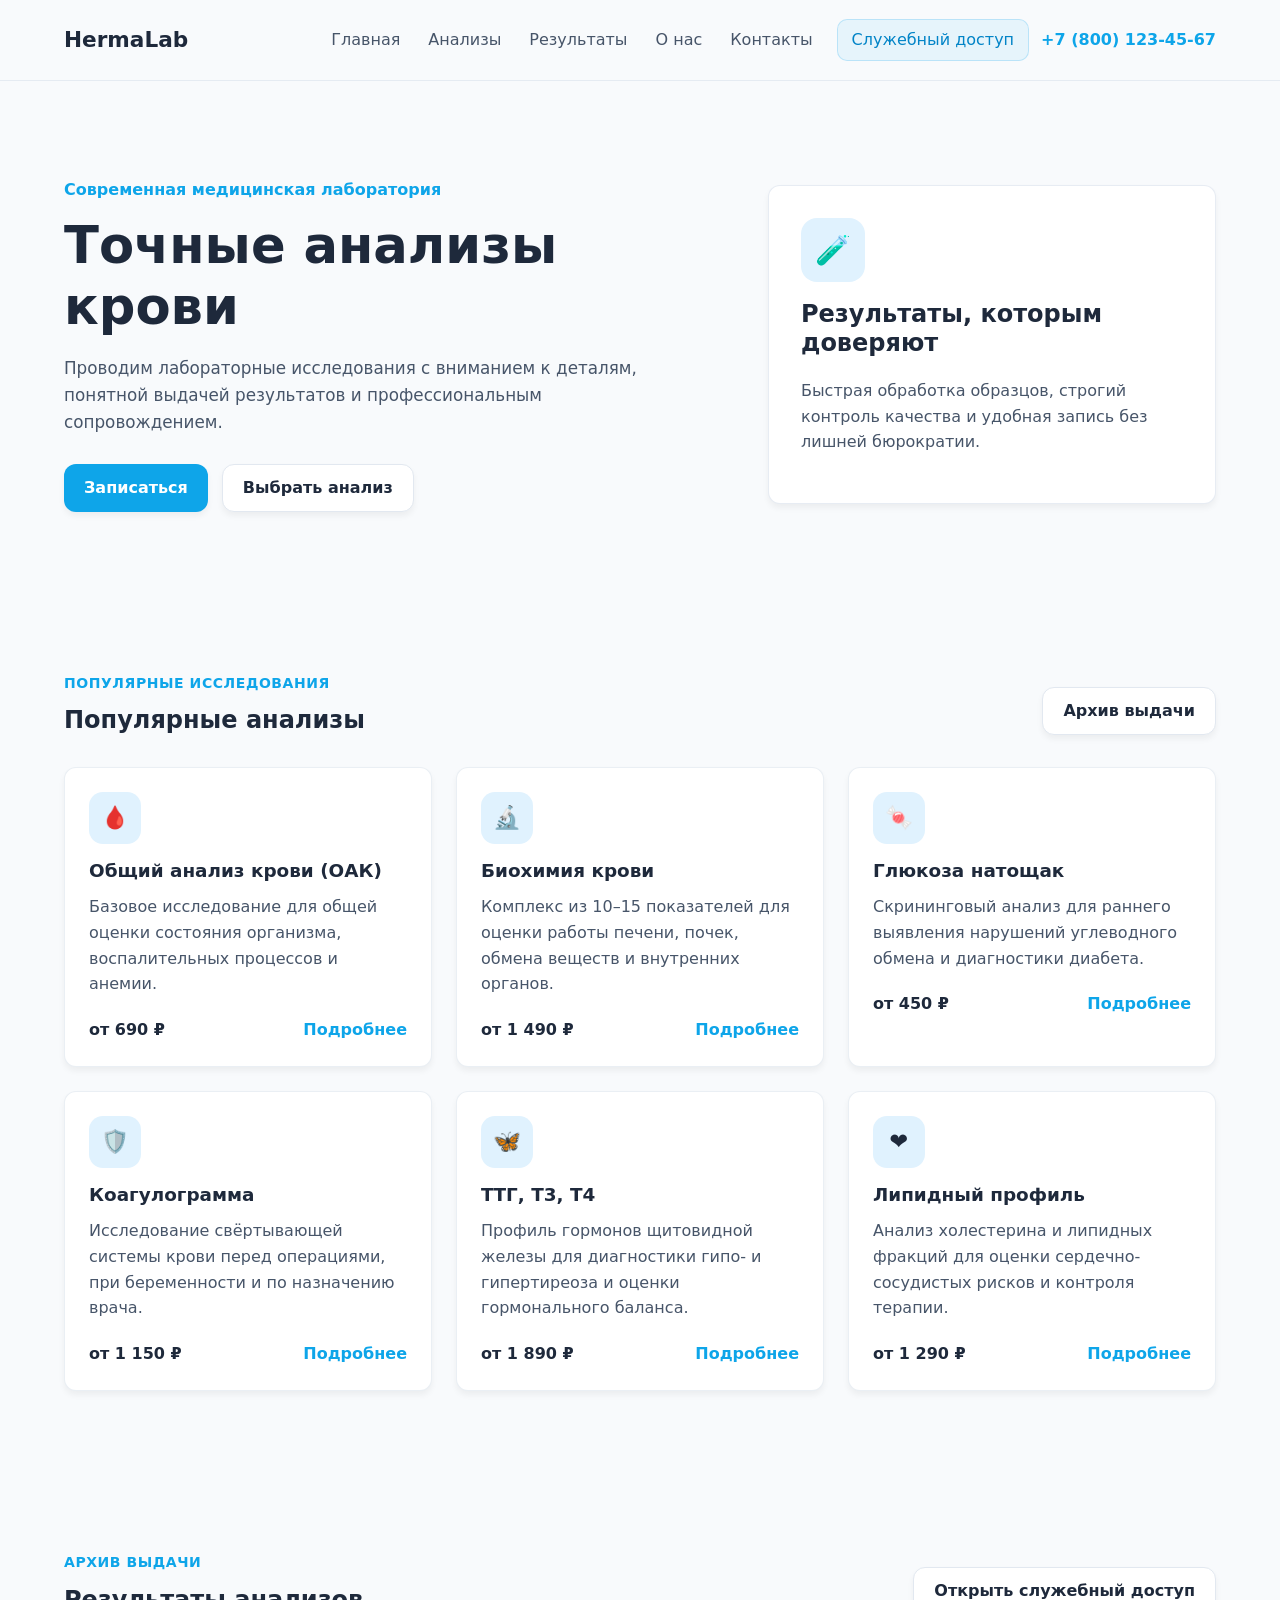
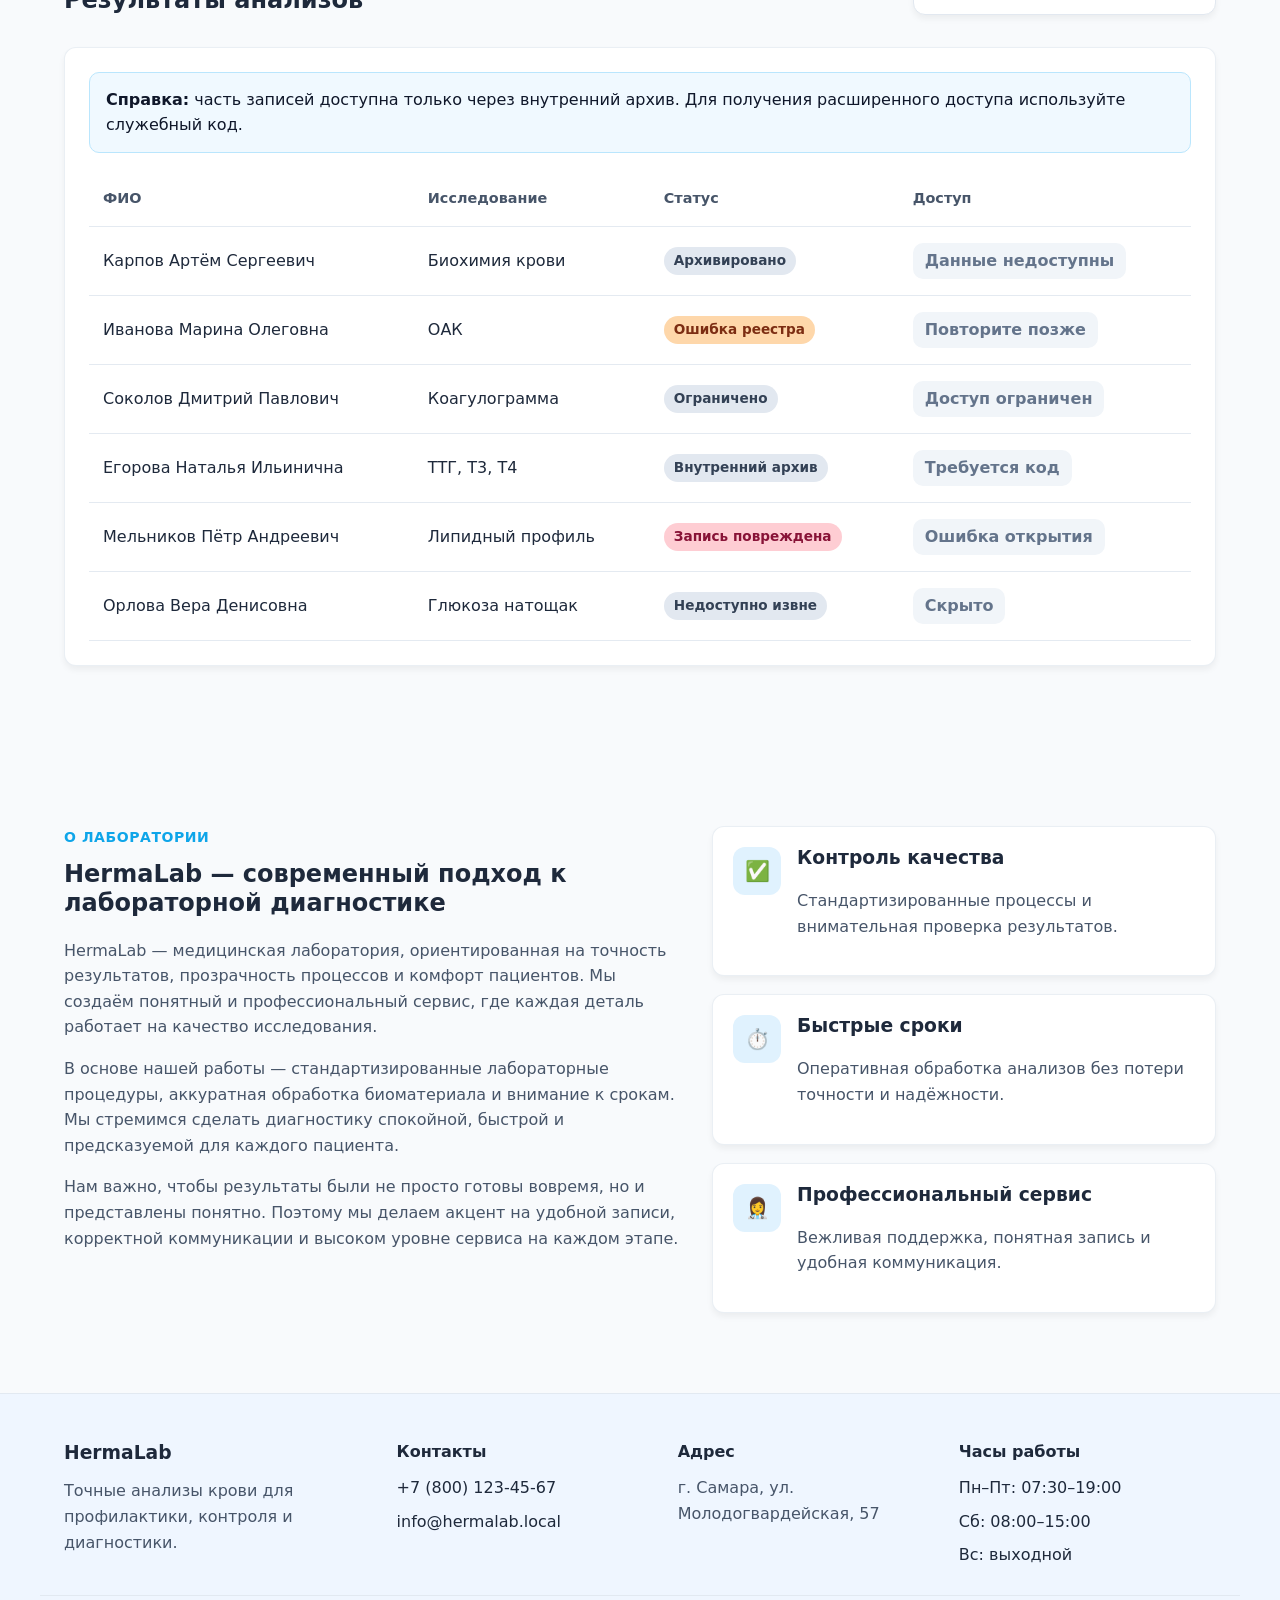
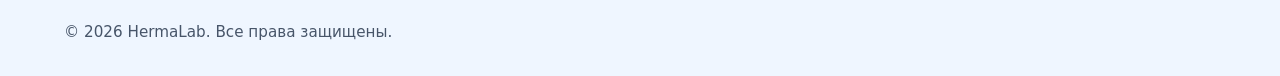
<file: index.html>
<!DOCTYPE html>
<html lang="ru">
<head>
  <meta charset="UTF-8" />
  <meta name="viewport" content="width=device-width, initial-scale=1.0" />
  <meta
    name="description"
    content="HermaLab — лаборатория точных анализов крови. Публичный интерфейс и скрытый служебный доступ для внутреннего проекта."
  />
  <title>HermaLab — Точные анализы крови</title>
  <link rel="stylesheet" href="styles.css" />
</head>
<body class="public-page">
  <!-- Header -->
  <header class="site-header">
    <div class="container header-inner">
      <a href="#home" class="logo">HermaLab</a>

      <button class="menu-toggle" type="button" aria-label="Открыть меню" aria-expanded="false">
        <span></span>
        <span></span>
        <span></span>
      </button>

      <nav class="main-nav" aria-label="Основная навигация">
        <ul class="nav-list">
          <li><a href="#home">Главная</a></li>
          <li><a href="#analyses">Анализы</a></li>
          <li><a href="#results">Результаты</a></li>
          <li><a href="#about">О нас</a></li>
          <li><a href="#contacts">Контакты</a></li>
        </ul>
      </nav>

      <div class="header-actions">
        <button class="staff-trigger" type="button" data-open-access>
          Служебный доступ
        </button>
        <a class="header-phone" href="tel:+78001234567">+7 (800) 123-45-67</a>
      </div>
    </div>
  </header>

  <main>
    <!-- Hero -->
    <section class="hero section" id="home">
      <div class="container hero-inner">
        <div class="hero-content">
          <p class="hero-label">Современная медицинская лаборатория</p>
          <h1>Точные анализы крови</h1>
          <p class="hero-text">
            Проводим лабораторные исследования с вниманием к деталям, понятной
            выдачей результатов и профессиональным сопровождением.
          </p>
          <div class="hero-actions">
            <a class="btn btn-primary" href="#contacts">Записаться</a>
            <a class="btn btn-secondary" href="#analyses">Выбрать анализ</a>
          </div>
        </div>

        <div class="hero-card">
          <div class="hero-card-icon">🧪</div>
          <h2>Результаты, которым доверяют</h2>
          <p>
            Быстрая обработка образцов, строгий контроль качества и удобная
            запись без лишней бюрократии.
          </p>
        </div>
      </div>
    </section>

    <!-- Popular Analyses -->
    <section class="section analyses" id="analyses">
      <div class="container">
        <div class="section-head">
          <div>
            <p class="section-label">Популярные исследования</p>
            <h2>Популярные анализы</h2>
          </div>
          <a class="btn btn-secondary" href="#results">Архив выдачи</a>
        </div>

        <div class="analysis-grid">
          <article class="analysis-card">
            <div class="analysis-icon" aria-hidden="true">🩸</div>
            <h3>Общий анализ крови (ОАК)</h3>
            <p>
              Базовое исследование для общей оценки состояния организма,
              воспалительных процессов и анемии.
            </p>
            <div class="analysis-footer">
              <span class="price">от 690 ₽</span>
              <a class="card-link" href="#results">Подробнее</a>
            </div>
          </article>

          <article class="analysis-card">
            <div class="analysis-icon" aria-hidden="true">🔬</div>
            <h3>Биохимия крови</h3>
            <p>
              Комплекс из 10–15 показателей для оценки работы печени, почек,
              обмена веществ и внутренних органов.
            </p>
            <div class="analysis-footer">
              <span class="price">от 1 490 ₽</span>
              <a class="card-link" href="#results">Подробнее</a>
            </div>
          </article>

          <article class="analysis-card">
            <div class="analysis-icon" aria-hidden="true">🍬</div>
            <h3>Глюкоза натощак</h3>
            <p>
              Скрининговый анализ для раннего выявления нарушений углеводного
              обмена и диагностики диабета.
            </p>
            <div class="analysis-footer">
              <span class="price">от 450 ₽</span>
              <a class="card-link" href="#results">Подробнее</a>
            </div>
          </article>

          <article class="analysis-card">
            <div class="analysis-icon" aria-hidden="true">🛡️</div>
            <h3>Коагулограмма</h3>
            <p>
              Исследование свёртывающей системы крови перед операциями,
              при беременности и по назначению врача.
            </p>
            <div class="analysis-footer">
              <span class="price">от 1 150 ₽</span>
              <a class="card-link" href="#results">Подробнее</a>
            </div>
          </article>

          <article class="analysis-card">
            <div class="analysis-icon" aria-hidden="true">🦋</div>
            <h3>ТТГ, Т3, Т4</h3>
            <p>
              Профиль гормонов щитовидной железы для диагностики гипо- и
              гипертиреоза и оценки гормонального баланса.
            </p>
            <div class="analysis-footer">
              <span class="price">от 1 890 ₽</span>
              <a class="card-link" href="#results">Подробнее</a>
            </div>
          </article>

          <article class="analysis-card">
            <div class="analysis-icon" aria-hidden="true">❤️</div>
            <h3>Липидный профиль</h3>
            <p>
              Анализ холестерина и липидных фракций для оценки сердечно-сосудистых
              рисков и контроля терапии.
            </p>
            <div class="analysis-footer">
              <span class="price">от 1 290 ₽</span>
              <a class="card-link" href="#results">Подробнее</a>
            </div>
          </article>
        </div>
      </div>
    </section>

    <!-- Result Registry -->
    <section class="section registry" id="results">
      <div class="container">
        <div class="section-head">
          <div>
            <p class="section-label">Архив выдачи</p>
            <h2>Результаты анализов</h2>
          </div>
          <button class="btn btn-secondary" type="button" data-open-access>
            Открыть служебный доступ
          </button>
        </div>

        <div class="registry-panel">
          <div class="registry-note">
            <strong>Справка:</strong> часть записей доступна только через
            внутренний архив. Для получения расширенного доступа используйте
            служебный код.
          </div>

          <div class="table-wrap">
            <table class="results-table">
              <thead>
                <tr>
                  <th>ФИО</th>
                  <th>Исследование</th>
                  <th>Статус</th>
                  <th>Доступ</th>
                </tr>
              </thead>
              <tbody>
                <tr>
                  <td>Карпов Артём Сергеевич</td>
                  <td>Биохимия крови</td>
                  <td><span class="status status-muted">Архивировано</span></td>
                  <td><button class="table-action disabled" type="button">Данные недоступны</button></td>
                </tr>
                <tr>
                  <td>Иванова Марина Олеговна</td>
                  <td>ОАК</td>
                  <td><span class="status status-warn">Ошибка реестра</span></td>
                  <td><button class="table-action disabled" type="button">Повторите позже</button></td>
                </tr>
                <tr>
                  <td>Соколов Дмитрий Павлович</td>
                  <td>Коагулограмма</td>
                  <td><span class="status status-muted">Ограничено</span></td>
                  <td><button class="table-action disabled" type="button">Доступ ограничен</button></td>
                </tr>
                <tr>
                  <td>Егорова Наталья Ильинична</td>
                  <td>ТТГ, Т3, Т4</td>
                  <td><span class="status status-muted">Внутренний архив</span></td>
                  <td><button class="table-action disabled" type="button">Требуется код</button></td>
                </tr>
                <tr>
                  <td>Мельников Пётр Андреевич</td>
                  <td>Липидный профиль</td>
                  <td><span class="status status-error">Запись повреждена</span></td>
                  <td><button class="table-action disabled" type="button">Ошибка открытия</button></td>
                </tr>
                <tr>
                  <td>Орлова Вера Денисовна</td>
                  <td>Глюкоза натощак</td>
                  <td><span class="status status-muted">Недоступно извне</span></td>
                  <td><button class="table-action disabled" type="button">Скрыто</button></td>
                </tr>
              </tbody>
            </table>
          </div>
        </div>
      </div>
    </section>

    <!-- About -->
    <section class="section about" id="about">
      <div class="container about-inner">
        <div class="about-text">
          <p class="section-label">О лаборатории</p>
          <h2>HermaLab — современный подход к лабораторной диагностике</h2>

          <p>
            HermaLab — медицинская лаборатория, ориентированная на
            точность результатов, прозрачность процессов и комфорт пациентов.
            Мы создаём понятный и профессиональный сервис, где каждая деталь
            работает на качество исследования.
          </p>

          <p>
            В основе нашей работы — стандартизированные лабораторные процедуры,
            аккуратная обработка биоматериала и внимание к срокам. Мы стремимся
            сделать диагностику спокойной, быстрой и предсказуемой для каждого пациента.
          </p>

          <p>
            Нам важно, чтобы результаты были не просто готовы вовремя, но и
            представлены понятно. Поэтому мы делаем акцент на удобной записи,
            корректной коммуникации и высоком уровне сервиса на каждом этапе.
          </p>
        </div>

        <div class="advantages">
          <div class="advantage-item">
            <div class="advantage-icon" aria-hidden="true">✅</div>
            <div>
              <h3>Контроль качества</h3>
              <p>Стандартизированные процессы и внимательная проверка результатов.</p>
            </div>
          </div>

          <div class="advantage-item">
            <div class="advantage-icon" aria-hidden="true">⏱️</div>
            <div>
              <h3>Быстрые сроки</h3>
              <p>Оперативная обработка анализов без потери точности и надёжности.</p>
            </div>
          </div>

          <div class="advantage-item">
            <div class="advantage-icon" aria-hidden="true">👩‍⚕️</div>
            <div>
              <h3>Профессиональный сервис</h3>
              <p>Вежливая поддержка, понятная запись и удобная коммуникация.</p>
            </div>
          </div>
        </div>
      </div>
    </section>
  </main>

  <!-- Footer -->
  <footer class="site-footer" id="contacts">
    <div class="container footer-grid">
      <div>
        <h3>HermaLab</h3>
        <p>Точные анализы крови для профилактики, контроля и диагностики.</p>
      </div>

      <div>
        <h4>Контакты</h4>
        <ul class="footer-list">
          <li><a href="tel:+78001234567">+7 (800) 123-45-67</a></li>
          <li><a href="mailto:info@hermalab.local">info@hermalab.local</a></li>
        </ul>
      </div>

      <div>
        <h4>Адрес</h4>
        <p>г. Самара, ул. Молодогвардейская, 57</p>
      </div>

      <div>
        <h4>Часы работы</h4>
        <ul class="footer-list">
          <li>Пн–Пт: 07:30–19:00</li>
          <li>Сб: 08:00–15:00</li>
          <li>Вс: выходной</li>
        </ul>
      </div>
    </div>

    <div class="container footer-bottom">
      <p>&copy; <span id="current-year"></span> HermaLab. Все права защищены.</p>
    </div>
  </footer>

  <!-- Access Modal -->
  <div class="access-modal" id="access-modal" aria-hidden="true">
    <div class="access-backdrop" data-close-access></div>

    <section class="access-dialog" role="dialog" aria-modal="true" aria-labelledby="access-title">
      <button class="access-close" type="button" aria-label="Закрыть окно" data-close-access>
        ×
      </button>

      <p class="dialog-label">Служебный доступ</p>
      <h2 id="access-title">Внутренний архив HermaLab</h2>
      <p class="dialog-text">
        Для просмотра служебных данных и внутренней страницы сотрудника введите
        код-пароль, найденный ранее.
      </p>

      <form class="access-form" id="access-form">
        <label class="access-label" for="staff-code">Код доступа</label>
        <input
          class="access-input"
          id="staff-code"
          name="staffCode"
          type="password"
          autocomplete="off"
          placeholder="Введите код"
          required
        />
        <p class="access-hint">Регистр учитывается.</p>
        <p class="access-message" id="access-message" aria-live="polite"></p>
        <button class="btn btn-primary access-submit" type="submit">
          Подтвердить доступ
        </button>
      </form>
    </section>
  </div>

  <script src="script.js"></script>
</body>
</html>
</file>
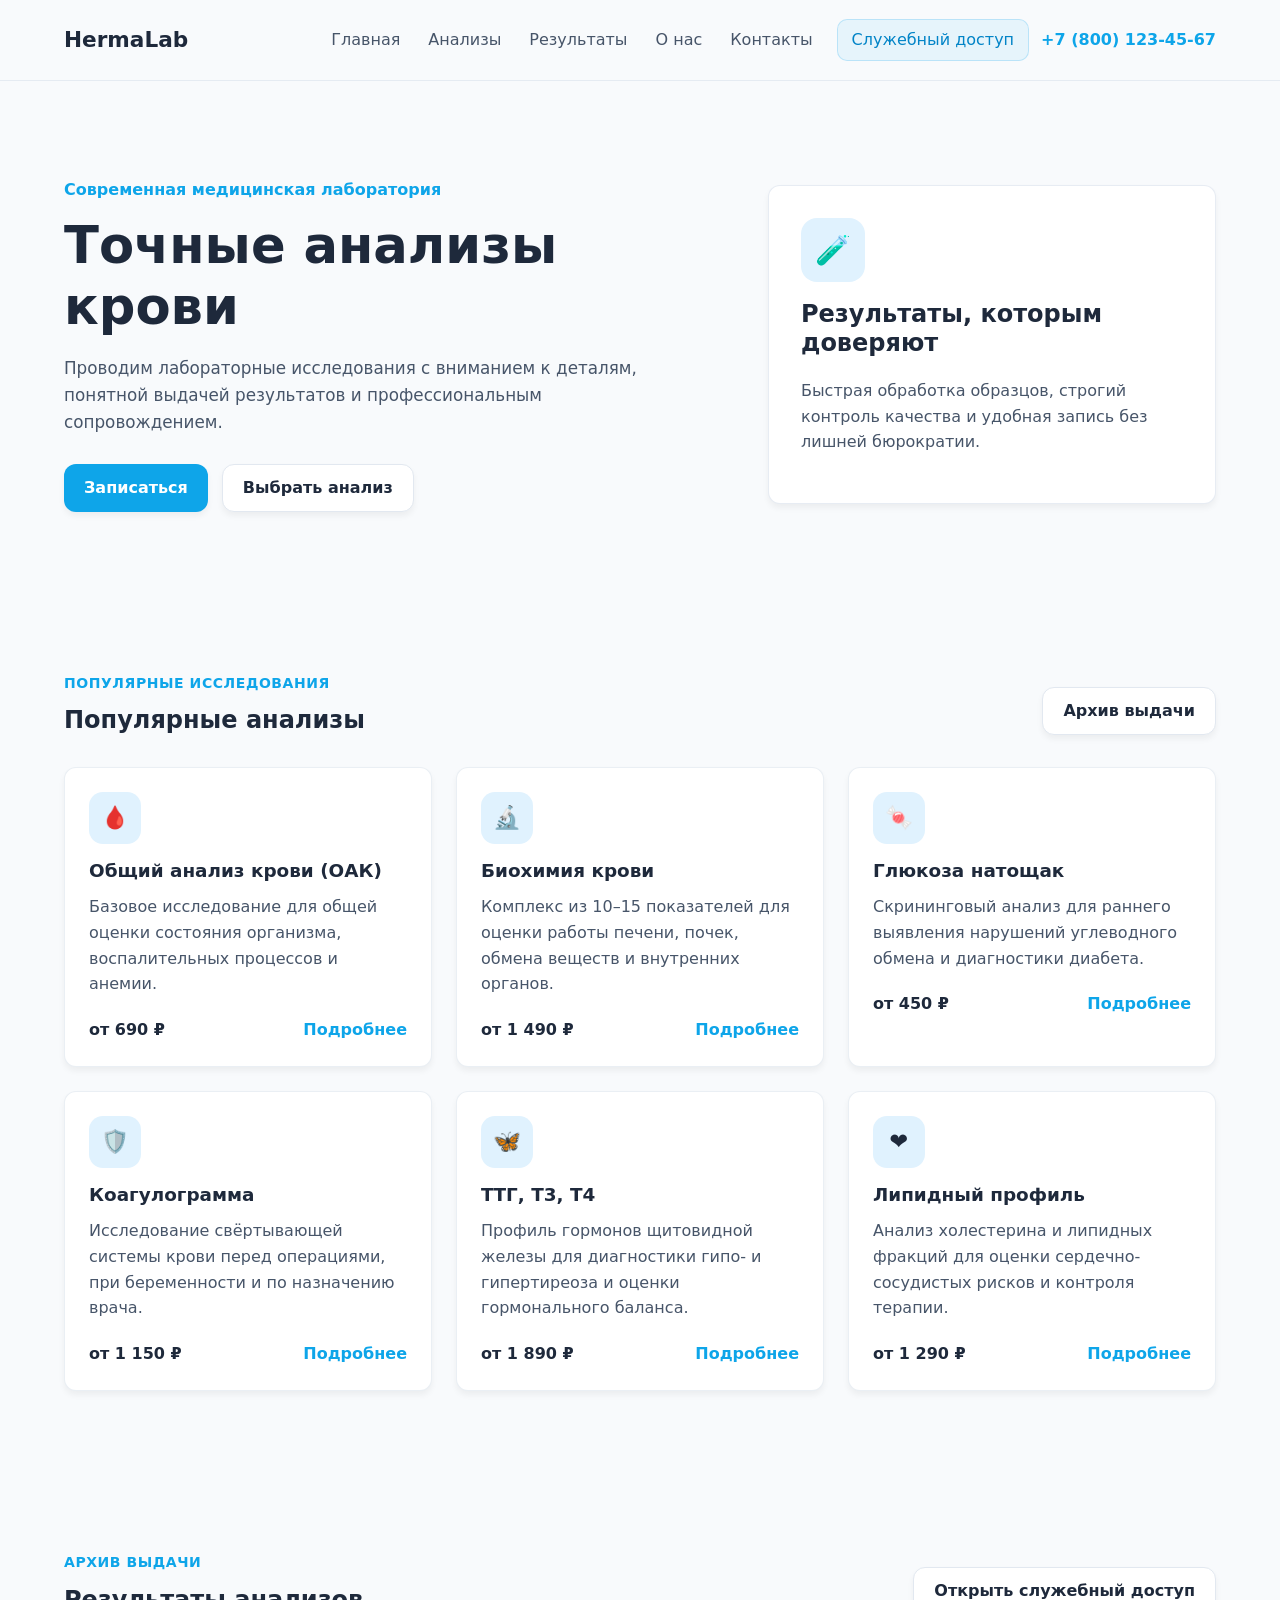
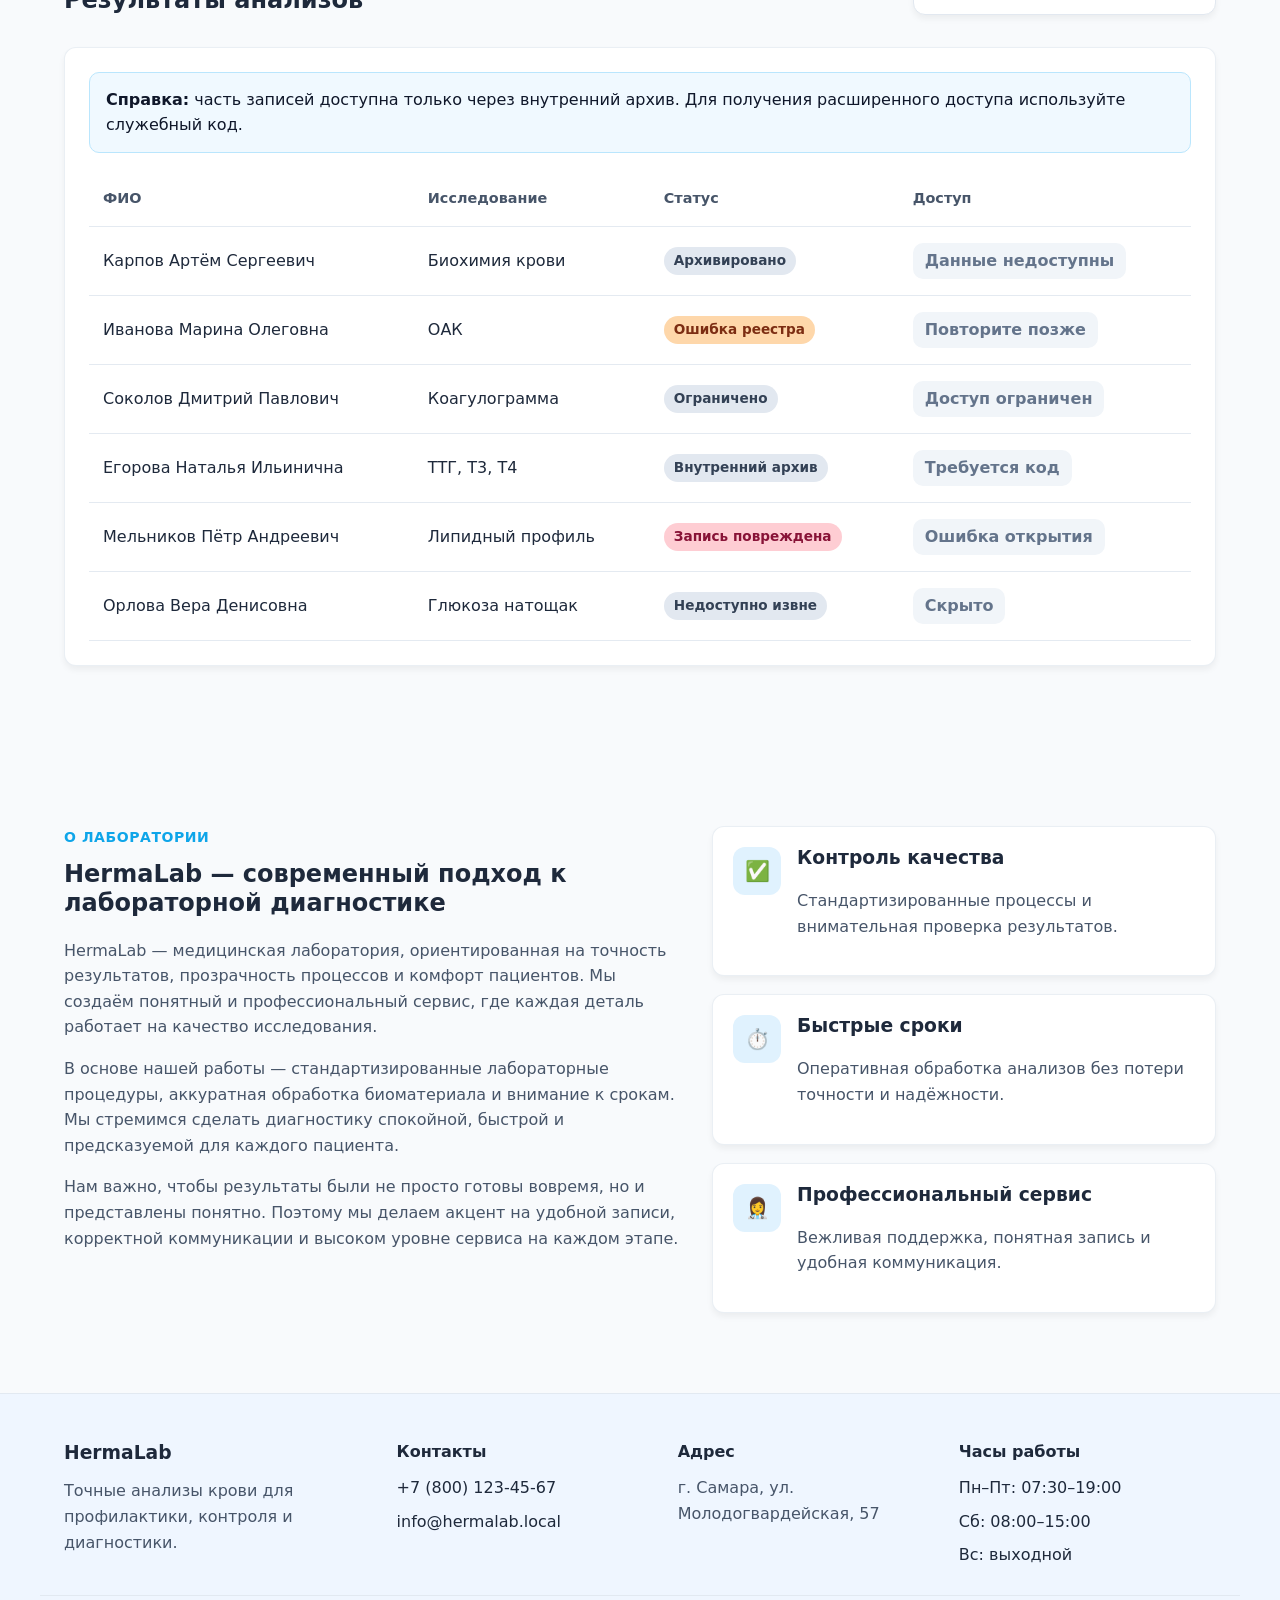
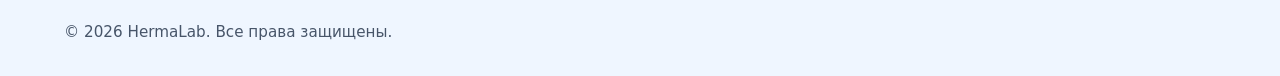
<file: staff.html>
<!DOCTYPE html>
<html lang="ru">
<head>
  <meta charset="UTF-8" />
  <meta name="viewport" content="width=device-width, initial-scale=1.0" />
  <meta
    name="description"
    content="Внутренний архив HermaLab. Служебная страница с реестром сотрудников, оперативными сводками и внутренними отметками лаборатории."
  />
  <title>HermaLab — Внутренний архив</title>
  <link rel="stylesheet" href="styles.css" />
</head>
<body class="staff-page" data-protected-page="true">
  <header class="archive-header">
    <div class="container archive-header-inner">
      <div>
        <p class="archive-label">Внутренний архив</p>
        <h1>Служебный раздел HermaLab</h1>
      </div>

      <div class="archive-header-actions">
        <a class="btn btn-secondary btn-small" href="index.html">Публичный сайт</a>
        <button class="btn btn-primary btn-small" type="button" id="logout-button">
          Закрыть доступ
        </button>
      </div>
    </div>
  </header>

  <main class="archive-main">
    <section class="archive-section">
      <div class="container">
        <div class="archive-warning">
          <strong>Служебная пометка:</strong> в этом разделе размещены внутренние
          реестры сотрудников, сводки по приёму биоматериала, контрольные журналы
          и архивные карточки. Медиафайлы и персональные материалы вынесены на
          отдельные страницы досье и не отображаются в общем реестре.
        </div>
      </div>
    </section>

    <section class="archive-section archive-grid-section">
      <div class="container archive-grid">
        <article class="archive-card muted-card">
          <p class="archive-card-label">Оперативная сводка</p>
          <h2>Состояние утренней смены</h2>
          <ul class="archive-list">
            <li>Принято пробирок с 07:30: 126</li>
            <li>На первичной верификации: 11</li>
            <li>Срочные направления по ОАК и биохимии: 7</li>
            <li>Материалы, удержанные до повторного забора: 2</li>
          </ul>
        </article>

        <article class="archive-card muted-card">
          <p class="archive-card-label">Служебные примечания</p>
          <h2>Комментарий старшего смены</h2>
          <p>
            Приём биоматериала по направлениям из процедурного кабинета идёт в
            штатном режиме. Ускоренная валидация включена только для срочных
            направлений и повторных исследований по запросу врача.
          </p>
          <p>
            Публикация служебных карточек в общий реестр ограничена. Персональные
            досье сотрудников и локальные вложения открываются адресно после
            внутренней проверки доступа.
          </p>
        </article>

        <article class="archive-card muted-card">
          <p class="archive-card-label">Журнал обновлений</p>
          <h2>Последние действия</h2>
          <div class="log-list">
            <div class="log-line"><span>07:42</span><span>Открыта смена приёма, журнал температур подписан</span></div>
            <div class="log-line"><span>08:19</span><span>Запущена серия по биохимическому анализатору AU-480</span></div>
            <div class="log-line"><span>09:06</span><span>Подтверждён контрольный материал по глюкозе и АЛТ</span></div>
            <div class="log-line"><span>10:11</span><span>Доступ к отдельному досье сотрудника подтверждён</span></div>
          </div>
        </article>
      </div>
    </section>

    <section class="archive-section">
      <div class="container">
        <div class="section-head archive-head">
          <div>
            <p class="section-label">Внутренний реестр</p>
            <h2>Служебные карточки</h2>
          </div>
        </div>

        <div class="registry-panel archive-surface">
          <div class="table-wrap">
            <table class="results-table internal-table">
              <thead>
                <tr>
                  <th>Карточка</th>
                  <th>Статус</th>
                  <th>Примечание</th>
                  <th>Действие</th>
                </tr>
              </thead>
              <tbody>
                <tr>
                  <td>Лапшин Сергей Романович</td>
                  <td><span class="status status-muted">Архив</span></td>
                  <td>Личное дело переведено в бумажный архив, цифровая копия скрыта</td>
                  <td><button class="table-action disabled" type="button">Архив</button></td>
                </tr>
                <tr>
                  <td>Чернова Алёна Викторовна</td>
                  <td><span class="status status-error">Ошибка</span></td>
                  <td>Не найдена локальная копия приложения к карточке</td>
                  <td><button class="table-action disabled" type="button">Нужно восстановление</button></td>
                </tr>
                <tr>
                  <td>Фролов Михаил Денисович</td>
                  <td><span class="status status-warn">Проверка</span></td>
                  <td>Карточка удержана до сверки с кадровым журналом</td>
                  <td><button class="table-action disabled" type="button">На проверке</button></td>
                </tr>
                <tr class="active-row">
                  <td>Николай Владимирович Вавилов</td>
                  <td><span class="status status-active">Допущен</span></td>
                  <td>Локальное досье сотрудника, материалы ведутся отдельно</td>
                  <td><a class="table-action live" href="record.html">Открыть досье</a></td>
                </tr>
                <tr>
                  <td>Климова Елена Сергеевна</td>
                  <td><span class="status status-muted">Скрыто</span></td>
                  <td>Карточка без вложений, оставлена только служебная шапка</td>
                  <td><button class="table-action disabled" type="button">Без вложений</button></td>
                </tr>
                <tr>
                  <td>Данилов Тимофей Павлович</td>
                  <td><span class="status status-error">Блок</span></td>
                  <td>Доступ к приложению снят до завершения внутренней проверки</td>
                  <td><button class="table-action disabled" type="button">Заблокировано</button></td>
                </tr>
                <tr>
                  <td>Ковалёв Арсений Витальевич</td>
                  <td><span class="status status-muted">Архив</span></td>
                  <td>Карточка закрыта после переноса материалов в локальное хранилище</td>
                  <td><button class="table-action disabled" type="button">Архив</button></td>
                </tr>
                <tr>
                  <td>Синицына Полина Юрьевна</td>
                  <td><span class="status status-warn">Пауза</span></td>
                  <td>Ожидается подпись по согласованию доступа к архиву</td>
                  <td><button class="table-action disabled" type="button">Ожидание подписи</button></td>
                </tr>
              </tbody>
            </table>
          </div>
        </div>
      </div>
    </section>

    <section class="archive-section archive-grid-section">
      <div class="container archive-grid">
        <article class="archive-card muted-card">
          <p class="archive-card-label">Контроль качества</p>
          <h2>Очередь обработки</h2>
          <div class="log-list">
            <div class="log-line"><span>QC-12</span><span>Повторный контроль по гемолизированным пробам — 2 образца</span></div>
            <div class="log-line"><span>QC-18</span><span>Сверка сроков годности калибраторов на иммуноблоке</span></div>
            <div class="log-line"><span>QC-21</span><span>Подтверждение отклонённого результата до публикации</span></div>
            <div class="log-line"><span>QC-24</span><span>Выдача в архив только после подписи ответственного</span></div>
          </div>
        </article>

        <article class="archive-card muted-card">
          <p class="archive-card-label">Сводка несоответствий</p>
          <h2>Точки внимания</h2>
          <ul class="archive-list">
            <li>1 направление возвращено на повторный забор из-за нарушения преаналитики</li>
            <li>2 карточки сотрудников ожидают актуализацию локальных приложений</li>
            <li>1 запись временно исключена из выдачи до подписи руководителя смены</li>
            <li>Медиа-вложения доступны только через адресные страницы досье</li>
          </ul>
        </article>

        <article class="archive-card muted-card">
          <p class="archive-card-label">Лента событий</p>
          <h2>Внутренние отметки</h2>
          <div class="log-list">
            <div class="log-line"><span>LAB-03</span><span>Приём материалов из процедурного кабинета завершён без задержек</span></div>
            <div class="log-line"><span>LAB-07</span><span>Печать протоколов переведена на вторую рабочую станцию</span></div>
            <div class="log-line"><span>LAB-10</span><span>Локальный архив доступен только после ввода служебного кода</span></div>
            <div class="log-line"><span>LAB-14</span><span>Проверка персонального досье завершена, публикация разрешена адресно</span></div>
          </div>
        </article>
      </div>
    </section>

    <section class="archive-section">
      <div class="container">
        <div class="archive-grid archive-grid-wide">
          <article class="archive-card muted-card">
            <p class="archive-card-label">Протокол смены</p>
            <h2>Краткая служебная справка</h2>
            <p>
              На 11:30 приёмный пост работает в штатной нагрузке. Пробирки для общего
              анализа крови и биохимии переданы в аналитический блок, срочные направления
              маркируются отдельно и сопровождаются ручной отметкой в журнале выдачи.
            </p>
            <p>
              Внутренний архив используется для хранения персональных карточек сотрудников,
              служебных примечаний и адресных досье. Полный состав приложений не выводится
              в общий реестр, чтобы исключить внешнюю публикацию вложений и локальных медиа.
            </p>
          </article>

          <article class="archive-card muted-card">
            <p class="archive-card-label">Состояние инфраструктуры</p>
            <h2>Служебные флаги</h2>
            <div class="fragments-grid">
              <div class="fragment-card">ЛИС: обмен с локальным архивом активен</div>
              <div class="fragment-card">Иммуноблок: калибровка подтверждена</div>
              <div class="fragment-card">Печать протоколов: резервный канал доступен</div>
              <div class="fragment-card">Досье сотрудников: только адресное открытие</div>
            </div>
          </article>
        </div>
      </div>
    </section>
  </main>

  <script src="script.js"></script>
</body>
</html>
</file>
<file: styles.css>
/* =========================
   CSS Variables
========================= */
:root {
  --bg-color: #f8fafc;
  --accent-color: #0ea5e9;
  --accent-color-dark: #0284c7;
  --text-color: #1e293b;
  --muted-text: #475569;
  --card-color: #ffffff;
  --border-color: #e2e8f0;
  --shadow: 0 4px 6px rgba(0, 0, 0, 0.05);
  --shadow-hover: 0 12px 24px rgba(0, 0, 0, 0.08);
  --radius: 12px;
  --container-width: 1200px;
  --section-space: 80px;
  --header-height: 80px;

  --archive-bg: #08111d;
  --archive-surface: #0d1827;
  --archive-surface-2: #132235;
  --archive-border: rgba(148, 163, 184, 0.18);
  --archive-text: #dbe7f5;
  --archive-muted: #94a3b8;
  --archive-accent: #38bdf8;
  --archive-danger: #fb7185;
  --archive-warn: #f59e0b;
}

/* =========================
   Base styles
========================= */
*,
*::before,
*::after {
  box-sizing: border-box;
}

html {
  scroll-behavior: smooth;
  scroll-padding-top: 96px;
}

body {
  margin: 0;
  font-family: system-ui, -apple-system, sans-serif;
  background-color: var(--bg-color);
  color: var(--text-color);
  line-height: 1.6;
}

body.modal-open {
  overflow: hidden;
}

img {
  max-width: 100%;
  display: block;
}

a {
  color: inherit;
  text-decoration: none;
}

button,
input {
  font: inherit;
}

.container {
  max-width: var(--container-width);
  margin: 0 auto;
  padding: 0 24px;
}

.section {
  padding: var(--section-space) 0;
}

.section-label {
  margin: 0 0 12px;
  color: var(--accent-color);
  font-weight: 600;
  font-size: 14px;
  letter-spacing: 0.04em;
  text-transform: uppercase;
}

h1,
h2,
h3,
h4 {
  margin-top: 0;
  line-height: 1.2;
}

p {
  margin-top: 0;
  color: var(--muted-text);
}

/* =========================
   Header
========================= */
.site-header {
  position: sticky;
  top: 0;
  z-index: 1000;
  background-color: rgba(248, 250, 252, 0.92);
  backdrop-filter: blur(10px);
  border-bottom: 1px solid rgba(226, 232, 240, 0.8);
}

.header-inner {
  min-height: var(--header-height);
  display: flex;
  align-items: center;
  justify-content: space-between;
  gap: 24px;
}

.logo {
  font-size: 1.35rem;
  font-weight: 800;
  color: var(--text-color);
  white-space: nowrap;
}

.main-nav {
  margin-left: auto;
}

.nav-list {
  display: flex;
  align-items: center;
  gap: 28px;
  list-style: none;
  padding: 0;
  margin: 0;
}

.nav-list a {
  color: var(--muted-text);
  font-weight: 500;
  transition: color 0.2s ease;
}

.nav-list a:hover,
.nav-list a:focus-visible {
  color: var(--accent-color);
}

.header-actions {
  display: flex;
  align-items: center;
  gap: 12px;
}

.header-phone {
  white-space: nowrap;
  font-weight: 700;
  color: var(--accent-color);
}

.staff-trigger {
  min-height: 42px;
  padding: 0 14px;
  border-radius: 10px;
  border: 1px solid rgba(14, 165, 233, 0.2);
  background-color: rgba(14, 165, 233, 0.08);
  color: var(--accent-color-dark);
  cursor: pointer;
  transition: transform 0.2s ease, box-shadow 0.2s ease, background-color 0.2s ease;
}

.staff-trigger:hover,
.staff-trigger:focus-visible {
  transform: translateY(-2px);
  box-shadow: var(--shadow);
  background-color: rgba(14, 165, 233, 0.14);
}

.menu-toggle {
  display: none;
  width: 46px;
  height: 46px;
  padding: 0;
  border: 1px solid var(--border-color);
  background-color: var(--card-color);
  border-radius: 10px;
  cursor: pointer;
}

.menu-toggle span {
  display: block;
  width: 20px;
  height: 2px;
  background-color: var(--text-color);
  margin: 4px auto;
  transition: transform 0.25s ease, opacity 0.25s ease;
}

/* =========================
   Buttons
========================= */
.btn {
  display: inline-flex;
  align-items: center;
  justify-content: center;
  min-height: 48px;
  padding: 0 20px;
  border-radius: 12px;
  font-weight: 600;
  border: none;
  cursor: pointer;
  transition: transform 0.2s ease, box-shadow 0.2s ease, background-color 0.2s ease, border-color 0.2s ease;
}

.btn:hover,
.btn:focus-visible {
  transform: translateY(-2px);
}

.btn-primary {
  background-color: var(--accent-color);
  color: #ffffff;
  box-shadow: var(--shadow);
}

.btn-primary:hover,
.btn-primary:focus-visible {
  background-color: var(--accent-color-dark);
  box-shadow: var(--shadow-hover);
}

.btn-secondary {
  background-color: var(--card-color);
  color: var(--text-color);
  border: 1px solid var(--border-color);
  box-shadow: var(--shadow);
}

.btn-secondary:hover,
.btn-secondary:focus-visible {
  box-shadow: var(--shadow-hover);
}

.btn-small {
  min-height: 42px;
}

/* =========================
   Hero
========================= */
.hero {
  padding-top: 96px;
}

.hero-inner {
  display: grid;
  grid-template-columns: 1.2fr 0.8fr;
  gap: 32px;
  align-items: center;
}

.hero-content h1 {
  font-size: clamp(2.4rem, 4vw, 4rem);
  margin-bottom: 18px;
}

.hero-label {
  margin-bottom: 12px;
  font-weight: 600;
  color: var(--accent-color);
}

.hero-text {
  max-width: 640px;
  font-size: 1.05rem;
  margin-bottom: 28px;
}

.hero-actions {
  display: flex;
  flex-wrap: wrap;
  gap: 14px;
}

.hero-card {
  background-color: var(--card-color);
  border-radius: var(--radius);
  padding: 32px;
  box-shadow: var(--shadow);
  border: 1px solid rgba(226, 232, 240, 0.8);
}

.hero-card-icon {
  width: 64px;
  height: 64px;
  display: grid;
  place-items: center;
  border-radius: 16px;
  font-size: 1.8rem;
  background-color: #e0f2fe;
  margin-bottom: 18px;
}

/* =========================
   Section heading
========================= */
.section-head {
  display: flex;
  justify-content: space-between;
  align-items: end;
  gap: 20px;
  margin-bottom: 32px;
}

.section-head h2 {
  margin-bottom: 0;
}

/* =========================
   Analysis cards
========================= */
.analysis-grid {
  display: grid;
  grid-template-columns: repeat(3, minmax(0, 1fr));
  gap: 24px;
}

.analysis-card,
.registry-panel,
.advantage-item {
  background-color: var(--card-color);
  border-radius: var(--radius);
  box-shadow: var(--shadow);
  border: 1px solid rgba(226, 232, 240, 0.7);
}

.analysis-card {
  padding: 24px;
  transition: transform 0.25s ease, box-shadow 0.25s ease;
}

.analysis-card:hover,
.analysis-card:focus-within {
  transform: translateY(-4px);
  box-shadow: var(--shadow-hover);
}

.analysis-icon {
  width: 52px;
  height: 52px;
  display: grid;
  place-items: center;
  background-color: #e0f2fe;
  border-radius: 14px;
  font-size: 1.4rem;
  margin-bottom: 16px;
}

.analysis-card h3 {
  margin-bottom: 12px;
  font-size: 1.15rem;
}

.analysis-card p {
  min-height: 76px;
}

.analysis-footer {
  display: flex;
  align-items: center;
  justify-content: space-between;
  gap: 16px;
  margin-top: 20px;
}

.price {
  font-weight: 800;
  color: var(--text-color);
}

.card-link {
  color: var(--accent-color);
  font-weight: 600;
}

.card-link:hover,
.card-link:focus-visible {
  color: var(--accent-color-dark);
}

/* =========================
   Registry table
========================= */
.registry-panel {
  padding: 24px;
}

.registry-note {
  padding: 14px 16px;
  border-radius: 10px;
  background-color: #f0f9ff;
  color: #0f172a;
  border: 1px solid #bae6fd;
  margin-bottom: 18px;
}

.table-wrap {
  overflow-x: auto;
}

.results-table {
  width: 100%;
  border-collapse: collapse;
  min-width: 720px;
}

.results-table th,
.results-table td {
  padding: 16px 14px;
  text-align: left;
  border-bottom: 1px solid rgba(226, 232, 240, 0.9);
}

.results-table th {
  font-size: 0.9rem;
  color: var(--muted-text);
  font-weight: 700;
}

.results-table tbody tr:hover {
  background-color: rgba(14, 165, 233, 0.04);
}

.status {
  display: inline-flex;
  align-items: center;
  min-height: 28px;
  padding: 0 10px;
  border-radius: 999px;
  font-size: 0.85rem;
  font-weight: 700;
}

.status-muted {
  color: #334155;
  background-color: #e2e8f0;
}

.status-warn {
  color: #7c2d12;
  background-color: #fed7aa;
}

.status-error {
  color: #881337;
  background-color: #fecdd3;
}

.status-active {
  color: #0f172a;
  background-color: #7dd3fc;
}

.table-action {
  display: inline-flex;
  align-items: center;
  justify-content: center;
  min-height: 36px;
  padding: 0 12px;
  border-radius: 10px;
  border: none;
  font-weight: 600;
}

.table-action.disabled {
  background-color: #f1f5f9;
  color: #64748b;
  cursor: not-allowed;
}

.table-action.live {
  background-color: rgba(56, 189, 248, 0.14);
  color: #0369a1;
}

.table-action.live:hover,
.table-action.live:focus-visible {
  background-color: rgba(56, 189, 248, 0.22);
}

/* =========================
   About
========================= */
.about-inner {
  display: grid;
  grid-template-columns: 1.1fr 0.9fr;
  gap: 32px;
  align-items: start;
}

.advantages {
  display: grid;
  gap: 18px;
}

.advantage-item {
  display: flex;
  align-items: flex-start;
  gap: 16px;
  padding: 20px;
}

.advantage-icon {
  width: 48px;
  height: 48px;
  flex: 0 0 48px;
  display: grid;
  place-items: center;
  border-radius: 12px;
  background-color: #e0f2fe;
  font-size: 1.25rem;
}

/* =========================
   Footer
========================= */
.site-footer {
  background-color: #eff6ff;
  border-top: 1px solid rgba(226, 232, 240, 0.9);
  padding-top: 48px;
}

.footer-grid {
  display: grid;
  grid-template-columns: 1.2fr 1fr 1fr 1fr;
  gap: 24px;
}

.footer-grid h3,
.footer-grid h4 {
  margin-bottom: 14px;
}

.footer-list {
  list-style: none;
  padding: 0;
  margin: 0;
}

.footer-list li + li {
  margin-top: 8px;
}

.footer-bottom {
  padding: 24px 24px 32px;
  margin-top: 24px;
  border-top: 1px solid rgba(226, 232, 240, 0.9);
}

.footer-bottom p {
  margin: 0;
  font-size: 0.95rem;
}

/* =========================
   Access modal
========================= */
.access-modal {
  position: fixed;
  inset: 0;
  display: none;
  align-items: center;
  justify-content: center;
  z-index: 2000;
}

.access-modal.is-open {
  display: flex;
}

.access-backdrop {
  position: absolute;
  inset: 0;
  background-color: rgba(15, 23, 42, 0.55);
  backdrop-filter: blur(4px);
}

.access-dialog {
  position: relative;
  width: min(100%, 520px);
  margin: 24px;
  padding: 28px;
  border-radius: 18px;
  background: linear-gradient(180deg, #ffffff 0%, #f8fafc 100%);
  box-shadow: 0 24px 60px rgba(15, 23, 42, 0.18);
  border: 1px solid rgba(226, 232, 240, 0.8);
}

.access-close {
  position: absolute;
  top: 14px;
  right: 14px;
  width: 38px;
  height: 38px;
  border-radius: 10px;
  border: 1px solid var(--border-color);
  background-color: #ffffff;
  cursor: pointer;
}

.dialog-label,
.archive-label,
.archive-card-label {
  margin: 0 0 10px;
  font-size: 0.85rem;
  font-weight: 700;
  letter-spacing: 0.08em;
  text-transform: uppercase;
}

.dialog-label {
  color: var(--accent-color);
}

.dialog-text {
  margin-bottom: 18px;
}

.access-form {
  display: grid;
  gap: 10px;
}

.access-label {
  font-weight: 700;
  color: var(--text-color);
}

.access-input {
  min-height: 48px;
  padding: 0 14px;
  border-radius: 12px;
  border: 1px solid #cbd5e1;
  background-color: #ffffff;
}

.access-input:focus {
  outline: 2px solid rgba(14, 165, 233, 0.2);
  border-color: var(--accent-color);
}

.access-hint,
.access-message {
  margin: 0;
  font-size: 0.92rem;
}

.access-message {
  min-height: 24px;
  font-weight: 600;
}

.access-message.error {
  color: #be123c;
}

.access-message.success {
  color: #0369a1;
}

/* =========================
   Staff page
========================= */
.staff-page {
  background:
    radial-gradient(circle at top left, rgba(56, 189, 248, 0.08), transparent 24%),
    radial-gradient(circle at top right, rgba(148, 163, 184, 0.08), transparent 22%),
    var(--archive-bg);
  color: var(--archive-text);
}

.staff-page p,
.staff-page li,
.staff-page td,
.staff-page th,
.staff-page a,
.staff-page h1,
.staff-page h2,
.staff-page h3 {
  color: inherit;
}

.archive-header {
  position: sticky;
  top: 0;
  z-index: 1200;
  border-bottom: 1px solid var(--archive-border);
  background-color: rgba(8, 17, 29, 0.88);
  backdrop-filter: blur(12px);
}

.archive-header-inner {
  min-height: 88px;
  display: flex;
  align-items: center;
  justify-content: space-between;
  gap: 20px;
}

.archive-label,
.archive-card-label {
  color: var(--archive-accent);
}

.archive-header h1 {
  margin: 0;
  font-size: clamp(1.8rem, 3vw, 2.6rem);
}

.archive-header-actions {
  display: flex;
  gap: 12px;
  align-items: center;
}

.staff-page .btn-secondary {
  background-color: rgba(148, 163, 184, 0.06);
  color: var(--archive-text);
  border-color: var(--archive-border);
  box-shadow: none;
}

.staff-page .btn-primary {
  background-color: var(--archive-accent);
  color: #082032;
  box-shadow: none;
}

.archive-main {
  padding-bottom: 64px;
}

.archive-section {
  padding: 32px 0;
}

.archive-warning {
  padding: 16px 18px;
  border-radius: 14px;
  border: 1px solid rgba(56, 189, 248, 0.24);
  background-color: rgba(56, 189, 248, 0.08);
  color: var(--archive-text);
}

.placeholder-inline {
  color: #fef08a;
  font-weight: 700;
}

.archive-grid {
  display: grid;
  grid-template-columns: repeat(3, minmax(0, 1fr));
  gap: 20px;
}

.archive-card,
.archive-surface {
  background-color: rgba(13, 24, 39, 0.9);
  border: 1px solid var(--archive-border);
  border-radius: 16px;
  box-shadow: 0 18px 34px rgba(0, 0, 0, 0.18);
}

.archive-card {
  padding: 22px;
}

.muted-card {
  color: var(--archive-muted);
}

.archive-list {
  margin: 0;
  padding-left: 18px;
  display: grid;
  gap: 8px;
}

.compact-list {
  gap: 6px;
}

.log-list {
  display: grid;
  gap: 10px;
}

.log-line {
  display: flex;
  justify-content: space-between;
  gap: 12px;
  padding: 10px 12px;
  border-radius: 10px;
  background-color: rgba(148, 163, 184, 0.06);
  color: var(--archive-muted);
}

.archive-head {
  align-items: center;
}

.staff-page .registry-panel {
  background-color: rgba(13, 24, 39, 0.9);
  border-color: var(--archive-border);
  box-shadow: 0 18px 34px rgba(0, 0, 0, 0.18);
}

.staff-page .results-table th,
.staff-page .results-table td {
  border-bottom-color: rgba(148, 163, 184, 0.12);
}

.staff-page .results-table tbody tr:hover {
  background-color: rgba(56, 189, 248, 0.06);
}

.active-row {
  background-color: rgba(56, 189, 248, 0.08);
}

.profile-layout {
  display: grid;
  grid-template-columns: minmax(280px, 340px) minmax(0, 1fr);
  gap: 24px;
  align-items: start;
}

.profile-card,
.profile-info-card,
.video-card {
  color: var(--archive-text);
}

.profile-photo,
.profile-meta,
.video-placeholder {
  position: relative;
}

.placeholder-box {
  border: 1px dashed rgba(254, 240, 138, 0.7);
  border-radius: 14px;
  padding: 14px;
  background-color: rgba(254, 240, 138, 0.05);
}

.placeholder-tag {
  display: inline-flex;
  min-height: 28px;
  align-items: center;
  padding: 0 10px;
  margin-bottom: 12px;
  border-radius: 999px;
  background-color: rgba(254, 240, 138, 0.14);
  color: #fef08a;
  font-size: 0.8rem;
  font-weight: 800;
  letter-spacing: 0.04em;
}

.placeholder-avatar {
  min-height: 260px;
  display: grid;
  place-items: center;
  border-radius: 12px;
  background:
    linear-gradient(135deg, rgba(56, 189, 248, 0.12), rgba(148, 163, 184, 0.08)),
    rgba(15, 23, 42, 0.7);
  color: var(--archive-muted);
  font-size: 1.3rem;
  font-weight: 700;
}

.profile-meta {
  margin-top: 16px;
}

.profile-meta h2 {
  margin-bottom: 8px;
}

.profile-role {
  margin-bottom: 12px;
  color: var(--archive-accent) !important;
  font-weight: 700;
}

.profile-content {
  display: grid;
  gap: 24px;
}

.video-screen {
  min-height: 280px;
  display: grid;
  place-items: center;
  gap: 12px;
  border-radius: 12px;
  background:
    linear-gradient(180deg, rgba(56, 189, 248, 0.04), rgba(15, 23, 42, 0.6)),
    rgba(15, 23, 42, 0.72);
  text-align: center;
  padding: 20px;
}

.video-play {
  width: 72px;
  height: 72px;
  display: grid;
  place-items: center;
  border-radius: 50%;
  background-color: rgba(56, 189, 248, 0.16);
  color: #7dd3fc;
  font-size: 1.6rem;
}

.video-note {
  margin-top: 14px;
  color: var(--archive-muted) !important;
}

/* =========================
   Responsive
========================= */
@media (max-width: 1024px) {
  .hero-inner,
  .about-inner,
  .footer-grid,
  .archive-grid,
  .profile-layout {
    grid-template-columns: 1fr;
  }

  .analysis-grid {
    grid-template-columns: repeat(2, minmax(0, 1fr));
  }
}

@media (max-width: 860px) {
  .menu-toggle {
    display: inline-block;
  }

  .main-nav {
    position: absolute;
    top: calc(100% + 8px);
    left: 24px;
    right: 24px;
    background-color: var(--card-color);
    border-radius: 12px;
    box-shadow: var(--shadow-hover);
    border: 1px solid var(--border-color);
    padding: 16px;
    display: none;
  }

  .site-header.nav-open .main-nav {
    display: block;
  }

  .site-header.nav-open .menu-toggle span:nth-child(1) {
    transform: translateY(6px) rotate(45deg);
  }

  .site-header.nav-open .menu-toggle span:nth-child(2) {
    opacity: 0;
  }

  .site-header.nav-open .menu-toggle span:nth-child(3) {
    transform: translateY(-6px) rotate(-45deg);
  }

  .nav-list {
    flex-direction: column;
    align-items: flex-start;
    gap: 16px;
  }

  .header-phone {
    display: none;
  }

  .header-actions {
    margin-left: auto;
  }

  .section-head,
  .archive-header-inner {
    flex-direction: column;
    align-items: flex-start;
  }
}

@media (max-width: 640px) {
  :root {
    --section-space: 64px;
  }

  .hero {
    padding-top: 72px;
  }

  .analysis-grid {
    grid-template-columns: 1fr;
  }

  .hero-actions,
  .archive-header-actions {
    flex-direction: column;
    align-items: stretch;
  }

  .btn,
  .staff-trigger {
    width: 100%;
  }

  .hero-card,
  .access-dialog,
  .registry-panel,
  .archive-card {
    padding: 20px;
  }

  .results-table {
    min-width: 640px;
  }
}

.record-primary {
  display: grid;
  grid-template-columns: minmax(300px, 340px) minmax(0, 1fr);
  gap: 24px;
  align-items: start;
}

.record-side-column {
  display: grid;
  gap: 24px;
}

.profile-photo-card {
  padding: 22px;
}

.profile-image,
.record-video {
  width: 100%;
  border-radius: 12px;
  display: block;
}

.media-label {
  margin: 0 0 12px;
  color: var(--archive-muted);
  font-size: 0.92rem;
}

.signal-card {
  color: var(--archive-text);
}

.signal-status-list {
  display: grid;
  gap: 12px;
  margin-bottom: 18px;
}

.signal-status-item {
  display: flex;
  justify-content: space-between;
  gap: 16px;
  padding: 12px 14px;
  border-radius: 12px;
  background-color: rgba(148, 163, 184, 0.06);
  border: 1px solid rgba(148, 163, 184, 0.12);
}

.signal-status-item span {
  color: var(--archive-muted);
}

.signal-status-item strong {
  color: var(--archive-text);
  text-align: right;
}

.signal-status-alert {
  border-color: rgba(251, 191, 36, 0.24);
  background-color: rgba(245, 158, 11, 0.08);
}

.signal-status-alert strong {
  color: #fcd34d;
}

.signal-form {
  display: grid;
  gap: 12px;
}

.signal-feedback {
  min-height: 24px;
  margin: 0;
  font-size: 0.92rem;
  color: var(--archive-muted);
}

.signal-feedback.error {
  color: #fda4af;
}

.signal-overlay[hidden] {
  display: none;
}

.signal-overlay {
  position: fixed;
  inset: 0;
  z-index: 2500;
  display: grid;
  place-items: center;
}

.signal-overlay-backdrop {
  position: absolute;
  inset: 0;
  background-color: rgba(2, 6, 23, 0.72);
  backdrop-filter: blur(6px);
}

.signal-overlay-dialog {
  position: relative;
  width: min(100% - 32px, 760px);
  padding: 34px 30px;
  border-radius: 20px;
  border: 1px solid rgba(56, 189, 248, 0.26);
  background: linear-gradient(180deg, rgba(7, 18, 31, 0.98), rgba(11, 26, 44, 0.98));
  box-shadow: 0 28px 80px rgba(0, 0, 0, 0.4);
  text-align: center;
}

.signal-overlay-dialog h2 {
  margin: 0 0 24px;
  font-size: clamp(2rem, 4vw, 3rem);
  line-height: 1.15;
  color: #f8fafc;
}

@media (max-width: 1024px) {
  .record-primary {
    grid-template-columns: 1fr;
  }
}
</file>
